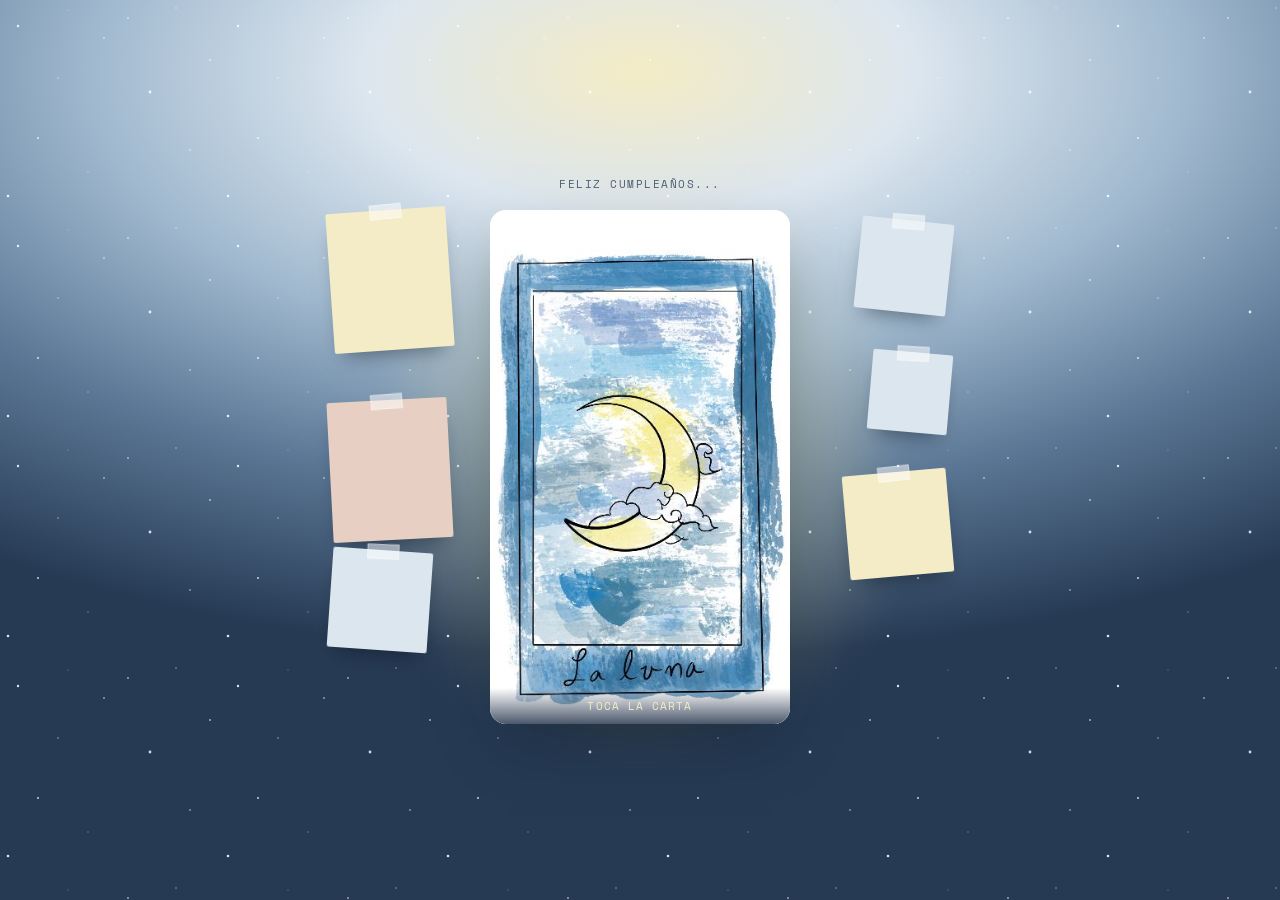
<file: index.html>
<!doctype html>
<html lang="es">
<head>
<meta charset="UTF-8">
<meta name="viewport" content="width=device-width, initial-scale=1.0">
<title>Feliz cumpleaños</title>
<meta name="view-transition" content="same-origin">
<meta property="og:title" content="Feliz cumpleaños">
<meta property="og:description" content="Toca la carta para descubrir tu sorpresa">
<meta property="og:image" content="https://www.calyay.xyz/tluna.jpg">
<meta property="og:type" content="website">
<meta name="twitter:card" content="summary">
<link rel="preconnect" href="https://fonts.googleapis.com">
<link rel="preconnect" href="https://fonts.gstatic.com" crossorigin>
<link href="https://fonts.googleapis.com/css2?family=Fraunces:opsz,wght@9..144,400;9..144,500;9..144,600;9..144,700&family=Work+Sans:wght@400;500;600&family=Space+Mono:wght@400;700&display=swap" rel="stylesheet">
<link rel="stylesheet" href="style.css">
<link rel="prefetch" href="itinerario.html">
</head>
<body>
<div class="gate">
  <div class="gate-wrap">
    <p class="gate-eyebrow">Feliz cumpleaños...</p>

    <div class="card-cluster">
      <div class="flip-scene">
        <div class="flip-card" id="flip-card" role="button" tabindex="0" aria-pressed="false" aria-label="Toca la carta para continuar">
          <div class="flip-face front">
            <img src="tluna.jpg" alt="Carta de tarot: La Luna">
            <span class="flip-hint">Toca la carta</span>
          </div>
          <div class="flip-face back">
            <div class="back-content" id="back-content">
              <h1>Nombre</h1>
              <form class="gate-form" id="gate-form">
                <label for="gate-input" class="sr-only">Tu nombre</label>
                <input type="text" id="gate-input" class="gate-text-input" placeholder="Escribe tu &quot;nombre&quot; :)" autocomplete="off" autocapitalize="off" spellcheck="false">
                <button type="submit">Entrar</button>
              </form>
              <p class="gate-error" id="gate-error" hidden>Ese no es tu nombre &gt;:(</p>
            </div>
          </div>
        </div>
      </div>

      <div class="postits">
        <div class="postit">
          <div class="postit-card" role="button" tabindex="0" aria-pressed="false" aria-label="Voltear post-it">
            <div class="postit-face postit-front"></div>
            <div class="postit-face postit-back">En la mitologia griega Hades, el dios que se considera ser el más malvado en realidad era un dios justo que rara vez intervenía en el mundo de los humanos.</div>
          </div>
        </div>
        <div class="postit">
          <div class="postit-card" role="button" tabindex="0" aria-pressed="false" aria-label="Voltear post-it">
            <div class="postit-face postit-front"></div>
            <div class="postit-face postit-back">Troya fue destruida por orgullo, más que por belleza.</div>
          </div>
        </div>
        <div class="postit">
          <div class="postit-card" role="button" tabindex="0" aria-pressed="false" aria-label="Voltear post-it">
            <div class="postit-face postit-front"></div>
            <div class="postit-face postit-back">Tengo una cosa muy segura, y es que cuando sepas que es esto lo primero que me vas a decir es &ldquo;estas loca.&rdquo; Punto final y todo.</div>
          </div>
        </div>
        <div class="postit">
          <div class="postit-card" role="button" tabindex="0" aria-pressed="false" aria-label="Voltear post-it">
            <div class="postit-face postit-front"></div>
            <div class="postit-face postit-back">Las nubes son muy bonitas.</div>
          </div>
        </div>
        <div class="postit">
          <div class="postit-card" role="button" tabindex="0" aria-pressed="false" aria-label="Voltear post-it">
            <div class="postit-face postit-front"></div>
            <div class="postit-face postit-back">Los post-it son la marca, el objeto es una nota adhesiva.</div>
          </div>
        </div>
        <div class="postit">
          <div class="postit-card" role="button" tabindex="0" aria-pressed="false" aria-label="Voltear post-it">
            <div class="postit-face postit-front"></div>
            <div class="postit-face postit-back">No te rías de mi página, esta bien padre.</div>
          </div>
        </div>
      </div>
    </div>
  </div>
</div>

<div class="confirm-gate" id="confirm-gate">
  <div class="red-flash" id="red-flash" aria-hidden="true"></div>
  <div class="confirm-card" id="confirm-card">
    <h1>¿Seguro?</h1>
    <form class="gate-form" id="confirm-form">
      <label for="confirm-input" class="sr-only">Tu respuesta</label>
      <input type="text" id="confirm-input" class="gate-text-input" placeholder="Sí o no" autocomplete="off" autocapitalize="off" spellcheck="false">
      <button type="submit">Confirmar</button>
    </form>
  </div>
  <p class="confirm-toast" id="confirm-toast" hidden>&iexcl;Qu&eacute; te pasaa, tienes que estar seguro!</p>
</div>

<script>
  var flipCard = document.getElementById('flip-card');
  var form = document.getElementById('gate-form');
  var input = document.getElementById('gate-input');
  var backContent = document.getElementById('back-content');
  var error = document.getElementById('gate-error');

  function toggleFlip() {
    var isFlipped = flipCard.classList.toggle('flipped');
    flipCard.setAttribute('aria-pressed', isFlipped ? 'true' : 'false');
    if (isFlipped) {
      window.setTimeout(function () { input.focus(); }, 450);
    } else {
      error.hidden = true;
      flipCard.focus();
    }
  }

  flipCard.addEventListener('click', function (e) {
    if (e.target.closest('.gate-form')) return;
    toggleFlip();
  });
  flipCard.addEventListener('keydown', function (e) {
    if (e.target !== flipCard) return;
    if (e.key === 'Enter' || e.key === ' ') {
      e.preventDefault();
      toggleFlip();
    }
  });

  form.addEventListener('submit', function (e) {
    e.preventDefault();
    e.stopPropagation();
    if (input.value.trim().toLowerCase() === 'fersito') {
      var confirmGate = document.getElementById('confirm-gate');
      confirmGate.classList.add('visible');
      window.setTimeout(function () {
        document.getElementById('confirm-input').focus();
      }, 50);
    } else {
      error.hidden = false;
      backContent.classList.remove('shake');
      void backContent.offsetWidth;
      backContent.classList.add('shake');
      input.select();
    }
  });

  var confirmForm = document.getElementById('confirm-form');
  var confirmInput = document.getElementById('confirm-input');
  var confirmCard = document.getElementById('confirm-card');
  var redFlash = document.getElementById('red-flash');
  var confirmToast = document.getElementById('confirm-toast');
  var YES_WORDS = ['si', 'sí', 'yes', 'claro', 'obvio', 'obviamente', 'seguro', 'simon', 'sip', 'yep', 'ok', 'okay'];

  function normalize(str) {
    return str.trim().toLowerCase().normalize('NFD').replace(/[̀-ͯ]/g, '');
  }

  confirmForm.addEventListener('submit', function (e) {
    e.preventDefault();
    if (YES_WORDS.indexOf(normalize(confirmInput.value)) !== -1) {
      window.location.href = 'itinerario.html';
      return;
    }

    redFlash.classList.remove('flash');
    void redFlash.offsetWidth;
    redFlash.classList.add('flash');

    confirmCard.classList.remove('shake');
    void confirmCard.offsetWidth;
    confirmCard.classList.add('shake');

    confirmToast.hidden = false;
    confirmToast.classList.remove('show');
    void confirmToast.offsetWidth;
    confirmToast.classList.add('show');
    window.setTimeout(function () { confirmToast.hidden = true; }, 1400);

    confirmInput.value = '';
    confirmInput.focus();
  });

  document.querySelectorAll('.postit-card').forEach(function (postit) {
    function toggle() {
      var isFlipped = postit.classList.toggle('flipped');
      postit.setAttribute('aria-pressed', isFlipped ? 'true' : 'false');
    }
    postit.addEventListener('click', toggle);
    postit.addEventListener('keydown', function (e) {
      if (e.key === 'Enter' || e.key === ' ') {
        e.preventDefault();
        toggle();
      }
    });
  });
</script>
</body>
</html>
</file>
<file: style.css>
:root{
  --bg:#F2F5F4;
  --surface:#FFFFFF;
  --surface-2:#EAF0EE;
  --text:#1C2B30;
  --text-soft:#5E6E70;
  --border:#DEE5E3;
  --teal:#127D77;
  --teal-strong:#0B4F55;
  --coral:#F0563C;
  --sun:#F2A63D;
  --good:#2E7D5B;
  --good-bg:#E4F3EA;
  --shadow: 0 18px 40px -24px rgba(20,40,45,0.35);
}

@media (prefers-color-scheme: dark){
  :root:not([data-theme="light"]){
    --bg:#0A2027;
    --surface:#102B32;
    --surface-2:#0D262D;
    --text:#F1E9D8;
    --text-soft:#9FB4B6;
    --border:#1E3E44;
    --teal:#4FD1C4;
    --teal-strong:#8FE3D8;
    --coral:#FF8163;
    --sun:#F5BE6B;
    --good:#7ED0A3;
    --good-bg:#123227;
    --shadow: 0 18px 44px -22px rgba(0,0,0,0.6);
  }
}
:root[data-theme="dark"]{
  --bg:#0A2027;
  --surface:#102B32;
  --surface-2:#0D262D;
  --text:#F1E9D8;
  --text-soft:#9FB4B6;
  --border:#1E3E44;
  --teal:#4FD1C4;
  --teal-strong:#8FE3D8;
  --coral:#FF8163;
  --sun:#F5BE6B;
  --good:#7ED0A3;
  --good-bg:#123227;
  --shadow: 0 18px 44px -22px rgba(0,0,0,0.6);
}

*{box-sizing:border-box;}
body{
  margin:0;
  background-color:var(--bg);
  color:var(--text);
  font-family:"Work Sans", ui-sans-serif, system-ui, sans-serif;
  -webkit-font-smoothing:antialiased;
}
h1,h2,h3{
  font-family:"Fraunces", Georgia, serif;
  text-wrap:balance;
  margin:0;
}
.mono{
  font-family:"Space Mono", ui-monospace, SFMono-Regular, monospace;
  font-variant-numeric:tabular-nums;
}
.sr-only{
  position:absolute;
  width:1px; height:1px;
  padding:0; margin:-1px;
  overflow:hidden;
  clip:rect(0,0,0,0);
  white-space:nowrap;
  border:0;
}

.page{
  max-width:640px;
  margin:0 auto;
  padding-inline:20px;
  padding-block:28px 44px;
}

/* ---------- GATE ---------- */
:root{
  --stars-bg: url("data:image/svg+xml,%3Csvg xmlns='http://www.w3.org/2000/svg' width='220' height='220'%3E%3Ccircle cx='18' cy='26' r='1.2' fill='white' fill-opacity='0.85'/%3E%3Ccircle cx='58' cy='78' r='0.8' fill='white' fill-opacity='0.55'/%3E%3Ccircle cx='104' cy='38' r='1' fill='white' fill-opacity='0.5'/%3E%3Ccircle cx='150' cy='92' r='1.4' fill='white' fill-opacity='0.8'/%3E%3Ccircle cx='190' cy='150' r='0.9' fill='white' fill-opacity='0.5'/%3E%3Ccircle cx='38' cy='138' r='1.1' fill='white' fill-opacity='0.7'/%3E%3Ccircle cx='88' cy='172' r='0.7' fill='white' fill-opacity='0.4'/%3E%3Ccircle cx='128' cy='18' r='0.9' fill='white' fill-opacity='0.6'/%3E%3Ccircle cx='8' cy='196' r='1.3' fill='white' fill-opacity='0.85'/%3E%3Ccircle cx='176' cy='8' r='0.8' fill='white' fill-opacity='0.5'/%3E%3Ccircle cx='210' cy='60' r='1' fill='white' fill-opacity='0.6'/%3E%3Ccircle cx='68' cy='10' r='0.6' fill='white' fill-opacity='0.4'/%3E%3C/svg%3E");
}
.gate{
  min-height:100vh;
  display:flex;
  align-items:center;
  justify-content:center;
  padding:24px;
  overflow-x:hidden;
  background-image:
    var(--stars-bg),
    radial-gradient(90% 65% at 50% 8%, #F4ECC6 0%, #DCE6EF 24%, #9FB8CE 48%, #5C7896 72%, #263A54 100%);
  background-repeat:repeat, no-repeat;
  background-size:220px 220px, cover;
}
.gate-wrap{
  width:100%;
  max-width:640px;
  display:flex;
  flex-direction:column;
  align-items:center;
  gap:18px;
}
.gate-eyebrow{
  margin:0;
  font-family:"Space Mono", monospace;
  font-size:0.68rem;
  letter-spacing:0.14em;
  text-transform:uppercase;
  color:#33465F;
  opacity:0.85;
}

/* ---------- CARD CLUSTER + POST-ITS ---------- */
.card-cluster{
  position:relative;
  width:100%;
  max-width:300px;
  margin-inline:auto;
}
.postits{
  display:flex;
  flex-wrap:wrap;
  justify-content:center;
  gap:14px;
  margin-top:26px;
}
.postit{
  perspective:900px;
  z-index:3;
  flex:none;
}
.postit-card{
  position:relative;
  width:100%;
  height:100%;
  cursor:pointer;
  transform-style:preserve-3d;
  transition:transform 0.6s cubic-bezier(0.4, 0.2, 0.2, 1);
}
.postit-card.flipped{ transform:rotateY(180deg); }
.postit-card:focus-visible{
  outline:2px solid #F0E5A8;
  outline-offset:3px;
}
.postit-face{
  position:absolute;
  inset:0;
  backface-visibility:hidden;
  border-radius:2px;
  padding:12px 10px;
  display:flex;
  align-items:center;
  justify-content:center;
  text-align:center;
  color:#2A3245;
  box-shadow:0 12px 20px -10px rgba(10,15,25,0.5);
}
.postit-face::before{
  content:"";
  position:absolute;
  top:-6px;
  left:50%;
  width:30px;
  height:13px;
  transform:translateX(-50%) rotate(-2deg);
  background:rgba(255,255,255,0.5);
  border:1px solid rgba(255,255,255,0.35);
}
.postit-front{
  background:#F4ECC6;
}
.postit-back{
  transform:rotateY(180deg);
  background:#F4ECC6;
  font-family:"Work Sans", sans-serif;
  font-size:0.64rem;
  line-height:1.32;
}
.postit:nth-of-type(2) .postit-front,
.postit:nth-of-type(2) .postit-back,
.postit:nth-of-type(4) .postit-front,
.postit:nth-of-type(4) .postit-back{
  background:#DCE6EF;
}
.postit:nth-of-type(3) .postit-front,
.postit:nth-of-type(3) .postit-back{
  background:#E7CFC3;
}
.postit:nth-of-type(6) .postit-front,
.postit:nth-of-type(6) .postit-back{
  background:#DCE6EF;
}

/* sizes tuned per note length; stacked in a row below the card on narrow screens */
.postit:nth-of-type(1){ width:120px; height:140px; transform:rotate(-4deg); }
.postit:nth-of-type(2){ width:92px; height:92px; transform:rotate(6deg); }
.postit:nth-of-type(3){ width:120px; height:140px; transform:rotate(-3deg); }
.postit:nth-of-type(4){ width:80px; height:80px; transform:rotate(5deg); }
.postit:nth-of-type(5){ width:104px; height:104px; transform:rotate(-5deg); }
.postit:nth-of-type(6){ width:100px; height:100px; transform:rotate(4deg); }

@media (min-width:820px){
  .card-cluster{ max-width:660px; }
  .postits{ display:contents; }
  .postit{ position:absolute; }
  .postit:nth-of-type(1){ top:0; left:10px; }
  .postit:nth-of-type(3){ top:190px; left:10px; }
  .postit:nth-of-type(6){ top:340px; left:10px; }
  .postit:nth-of-type(2){ top:10px; right:10px; }
  .postit:nth-of-type(4){ top:142px; right:10px; }
  .postit:nth-of-type(5){ top:262px; right:10px; }
}

/* ---------- FLIP CARD ---------- */
.flip-scene{
  position:relative;
  width:100%;
  max-width:300px;
  margin-inline:auto;
  perspective:1400px;
  animation:float 6s ease-in-out infinite;
}
.flip-scene::before{
  content:"";
  position:absolute;
  inset:-18% -30%;
  background:radial-gradient(circle, rgba(240,229,168,0.55) 0%, rgba(240,229,168,0) 68%);
  filter:blur(18px);
  z-index:-1;
  pointer-events:none;
}
@keyframes float{
  0%, 100%{ transform:translateY(0); }
  50%{ transform:translateY(-10px); }
}
.flip-card{
  position:relative;
  width:100%;
  aspect-ratio:364/624;
  cursor:pointer;
  transform-style:preserve-3d;
  transition:transform 0.8s cubic-bezier(0.4, 0.2, 0.2, 1);
}
.flip-card.flipped{
  transform:rotateY(180deg);
  cursor:default;
}
.flip-card:focus-visible{
  outline:3px solid var(--sun);
  outline-offset:6px;
}
.flip-face{
  position:absolute;
  inset:0;
  backface-visibility:hidden;
  border-radius:16px;
  box-shadow:0 24px 60px -20px rgba(10,20,25,0.5);
  overflow:hidden;
}
.flip-face.front{
  background:var(--surface);
}
.flip-face.front img{
  width:100%;
  height:100%;
  object-fit:cover;
  display:block;
}
.flip-hint{
  position:absolute;
  left:0; right:0; bottom:0;
  padding:10px 8px calc(10px + env(safe-area-inset-bottom, 0px));
  text-align:center;
  font-family:"Space Mono", monospace;
  font-size:0.68rem;
  letter-spacing:0.1em;
  text-transform:uppercase;
  color:#F4ECC6;
  background:linear-gradient(to top, rgba(30,45,70,0.8), transparent);
}
.flip-face.back{
  transform:rotateY(180deg);
  background-image:
    var(--stars-bg),
    radial-gradient(120% 80% at 50% -8%, rgba(240,229,168,0.32) 0%, rgba(240,229,168,0) 48%),
    linear-gradient(165deg, #30435F 0%, #16233A 100%);
  background-repeat:repeat, no-repeat, no-repeat;
  background-size:170px 170px, auto, auto;
  box-shadow:inset 0 0 44px rgba(0,0,0,0.35);
  display:flex;
  flex-direction:column;
  justify-content:center;
  align-items:stretch;
  padding:28px 24px;
  text-align:center;
}
.flip-face.back h1{
  font-size:1.5rem;
  font-weight:600;
  color:#F4ECC6;
}
.gate-form{
  margin-top:20px;
  display:flex;
  flex-direction:column;
  gap:12px;
}
.gate-text-input{
  font:inherit;
  font-size:1rem;
  padding:12px 14px;
  border-radius:10px;
  border:1px solid rgba(244,236,198,0.35);
  background:rgba(255,255,255,0.08);
  color:#F4ECC6;
  text-align:center;
}
.gate-text-input::placeholder{
  color:rgba(244,236,198,0.55);
}
.gate-text-input:focus-visible{
  outline:2px solid #F0E5A8;
  outline-offset:2px;
}
.gate-form button{
  font:inherit;
  font-weight:600;
  font-size:0.95rem;
  padding:12px 14px;
  border-radius:10px;
  border:none;
  background:linear-gradient(180deg, #F4ECC6 0%, #E8D98A 100%);
  color:#1F2E45;
  cursor:pointer;
}
.gate-form button:hover{ background:linear-gradient(180deg, #FBF6DE 0%, #F0E5A8 100%); }
.gate-form button:focus-visible{
  outline:2px solid #F4ECC6;
  outline-offset:2px;
}
.gate-error{
  margin:14px 0 0;
  font-size:0.85rem;
  color:#FF9E80;
}
.back-content.shake,
.confirm-card.shake{ animation:shake 0.4s; }
@keyframes shake{
  0%, 100%{ transform:translateX(0); }
  20%, 60%{ transform:translateX(-8px); }
  40%, 80%{ transform:translateX(8px); }
}

/* ---------- CONFIRM GATE ---------- */
.confirm-gate{
  display:none;
  position:fixed;
  inset:0;
  z-index:60;
  align-items:center;
  justify-content:center;
  padding:24px;
  overflow:hidden;
  background-image:
    var(--stars-bg),
    radial-gradient(90% 65% at 50% 8%, #F4ECC6 0%, #DCE6EF 24%, #9FB8CE 48%, #5C7896 72%, #263A54 100%);
  background-repeat:repeat, no-repeat;
  background-size:220px 220px, cover;
}
.confirm-gate.visible{ display:flex; }
.confirm-card{
  position:relative;
  z-index:2;
  width:100%;
  max-width:320px;
  padding:32px 26px;
  border-radius:18px;
  text-align:center;
  background-image:
    var(--stars-bg),
    radial-gradient(120% 80% at 50% -8%, rgba(240,229,168,0.32) 0%, rgba(240,229,168,0) 48%),
    linear-gradient(165deg, #30435F 0%, #16233A 100%);
  background-repeat:repeat, no-repeat, no-repeat;
  background-size:170px 170px, auto, auto;
  box-shadow:0 24px 60px -20px rgba(10,20,25,0.5), inset 0 0 44px rgba(0,0,0,0.35);
}
.confirm-card h1{
  font-size:1.8rem;
  font-weight:600;
  color:#F4ECC6;
}
.red-flash{
  position:absolute;
  inset:0;
  background:#B91C1C;
  opacity:0;
  pointer-events:none;
  z-index:1;
}
.red-flash.flash{ animation:redFlash 0.7s ease; }
@keyframes redFlash{
  0%{ opacity:0; }
  20%{ opacity:0.85; }
  100%{ opacity:0; }
}
.confirm-toast{
  position:absolute;
  top:22%;
  left:50%;
  margin:0;
  max-width:280px;
  padding:14px 20px;
  border-radius:12px;
  background:#FFFFFF;
  color:#8C1F1F;
  font-weight:700;
  font-size:0.95rem;
  text-align:center;
  box-shadow:0 20px 40px -10px rgba(0,0,0,0.45);
  z-index:10;
  opacity:0;
}
.confirm-toast.show{ animation:toastPop 1.4s ease forwards; }
@keyframes toastPop{
  0%{ opacity:0; transform:translate(-50%,-40px) scale(0.8) rotate(-4deg); }
  15%{ opacity:1; transform:translate(-50%,0) scale(1.05) rotate(2deg); }
  25%{ opacity:1; transform:translate(-50%,0) scale(1) rotate(-1deg); }
  85%{ opacity:1; transform:translate(-50%,0) scale(1) rotate(0deg); }
  100%{ opacity:0; transform:translate(-50%,-10px) scale(0.95); }
}

@media (prefers-reduced-motion: reduce){
  .back-content.shake,
  .confirm-card.shake{ animation:none; }
  .flip-card{ transition:none; }
  .flip-scene{ animation:none; }
  .postit-card{ transition:none; }
  .red-flash.flash{ animation:none; }
  .confirm-toast.show{ animation:none; opacity:1; }
}

/* ---------- HERO ---------- */
.hero-card{
  background:var(--surface);
  border:1px solid var(--border);
  border-radius:16px;
  padding:22px 24px;
  box-shadow:var(--shadow);
}
.hero-top{
  display:flex;
  align-items:baseline;
  justify-content:space-between;
  gap:12px;
  flex-wrap:wrap;
}
.hero-eyebrow{
  font-family:"Space Mono", monospace;
  font-size:0.66rem;
  letter-spacing:0.12em;
  text-transform:uppercase;
  color:var(--text-soft);
}
.hero-countdown{
  font-family:"Space Mono", monospace;
  font-size:0.7rem;
  letter-spacing:0.03em;
  color:var(--teal-strong);
  white-space:nowrap;
}
.hero-countdown strong{
  font-family:"Fraunces", serif;
  font-weight:700;
  font-size:1rem;
  margin-right:4px;
}
.hero-title{
  margin-top:8px;
  font-size:clamp(1.9rem, 7vw, 2.6rem);
  font-weight:600;
  color:var(--text);
}
.hero-route{
  display:flex;
  align-items:center;
  gap:8px;
  margin-top:12px;
}
.hero-code{
  font-family:"Space Mono", monospace;
  font-weight:700;
  font-size:0.95rem;
  letter-spacing:0.04em;
  color:var(--text);
}
.hero-arrow{ color:var(--coral); flex:none; }
.hero-meta{
  margin-top:8px;
  font-size:0.86rem;
  color:var(--text-soft);
}

/* ---------- SECTION NAV ---------- */
.section-nav{
  display:flex;
  gap:20px;
  margin-top:20px;
  padding-bottom:14px;
  border-bottom:1px solid var(--border);
  font-family:"Space Mono", monospace;
  font-size:0.7rem;
  letter-spacing:0.08em;
  text-transform:uppercase;
}
.section-nav a{
  color:var(--text-soft);
  text-decoration:none;
  padding-bottom:3px;
  border-bottom:2px solid transparent;
}
.section-nav a:hover,
.section-nav a:focus-visible{
  color:var(--teal-strong);
  border-bottom-color:var(--coral);
  outline:none;
}

/* ---------- AMENITIES ---------- */
.amenities{
  display:flex;
  flex-wrap:wrap;
  gap:10px 18px;
  margin-top:14px;
}
.amenity{
  display:flex;
  align-items:center;
  gap:6px;
  font-size:0.78rem;
  color:var(--text-soft);
}
.amenity svg{ color:var(--teal); flex:none; }

/* ---------- SECTIONS ---------- */
.section{
  padding-block:26px 4px;
}
.section-head{
  display:flex;
  align-items:center;
  gap:10px;
  margin-bottom:14px;
}
.section-head svg{ color:var(--teal); flex:none; }
.section-head h2{
  font-size:1.3rem;
  font-weight:600;
  color:var(--text);
}

/* ---------- TICKETS ---------- */
.tickets{
  display:flex;
  flex-direction:column;
  gap:12px;
}
.ticket{
  display:block;
  background:var(--surface);
  border:1px solid var(--border);
  border-radius:14px;
  box-shadow:var(--shadow);
  padding:18px 20px;
}
.ticket-label{
  display:block;
  font-size:0.66rem;
  letter-spacing:0.1em;
  text-transform:uppercase;
  color:var(--text-soft);
}
.ticket-route{
  display:grid;
  grid-template-columns:1fr auto 1fr;
  align-items:start;
  gap:8px;
  margin-top:14px;
}
.ticket-endpoint{
  display:flex;
  flex-direction:column;
}
.ticket-endpoint.dest{
  align-items:flex-end;
  text-align:right;
}
.ticket-time{
  font-family:"Work Sans", sans-serif;
  font-weight:600;
  font-size:1.4rem;
  color:var(--text);
  font-variant-numeric:tabular-nums;
  line-height:1.1;
}
.ticket-code{
  font-family:"Space Mono", monospace;
  font-size:0.78rem;
  letter-spacing:0.06em;
  color:var(--teal-strong);
  margin-top:3px;
}
.ticket-city{
  font-family:"Fraunces", serif;
  font-style:italic;
  font-size:0.76rem;
  color:var(--text-soft);
  margin-top:2px;
}
.ticket-path-col{
  display:flex;
  flex-direction:column;
  align-items:center;
  padding-top:10px;
  min-width:64px;
}
.ticket-path-col svg{
  width:100%;
  height:14px;
  color:var(--coral);
}
.ticket-duration{
  margin-top:4px;
  font-family:"Space Mono", monospace;
  font-size:0.62rem;
  color:var(--text-soft);
  white-space:nowrap;
}
.ticket-footer{
  display:flex;
  justify-content:space-between;
  gap:10px;
  margin-top:14px;
  padding-top:12px;
  border-top:1px dashed var(--border);
  font-size:0.72rem;
  color:var(--text-soft);
}
.ticket-confirmation{
  font-family:"Space Mono", monospace;
  letter-spacing:0.01em;
}

/* ---------- HOTEL ---------- */
.hotel-card{
  background:var(--surface);
  border:1px solid var(--border);
  border-radius:14px;
  box-shadow:var(--shadow);
  padding:22px;
}
.hotel-card + .hotel-card{
  margin-top:18px;
}
.badge{
  display:inline-block;
  background:var(--good-bg);
  color:var(--good);
  font-size:0.7rem;
  font-weight:600;
  letter-spacing:0.04em;
  padding:4px 10px;
  border-radius:999px;
}
.hotel-card h3{
  font-size:1.3rem;
  font-weight:600;
  margin-top:10px;
}
.hotel-sub{
  margin:4px 0 0;
  color:var(--text-soft);
  font-size:0.9rem;
}
.hotel-grid{
  display:grid;
  grid-template-columns:repeat(2, 1fr);
  gap:14px 20px;
  margin-top:20px;
  padding-top:18px;
  border-top:1px solid var(--border);
}
.g-label{
  display:block;
  font-size:0.66rem;
  letter-spacing:0.08em;
  text-transform:uppercase;
  color:var(--text-soft);
}
.g-value{
  display:block;
  margin-top:3px;
  font-size:0.94rem;
}
.hotel-codes{
  display:flex;
  flex-wrap:wrap;
  gap:20px;
  margin-top:18px;
  padding-top:16px;
  border-top:1px solid var(--border);
}
.code-mono{
  display:block;
  margin-top:3px;
  font-family:"Space Mono", monospace;
  font-size:0.88rem;
  color:var(--teal-strong);
}

footer{
  margin-top:20px;
  padding-top:20px;
  border-top:1px solid var(--border);
  color:var(--text-soft);
  font-size:0.85rem;
  text-align:center;
}

/* ---------- PROOFS + LIGHTBOX ---------- */
.proofs{
  display:flex;
  flex-wrap:wrap;
  justify-content:center;
  gap:22px 26px;
  padding-block:10px 6px;
}
.proof{
  width:140px;
  flex:none;
  background:#FFFFFF;
  padding:10px 10px 30px;
  border:none;
  border-radius:2px;
  box-shadow:0 14px 26px -14px rgba(20,30,40,0.4), 0 2px 6px rgba(20,30,40,0.18);
  cursor:pointer;
  font:inherit;
  color:inherit;
  text-align:center;
  transition:transform 0.2s ease, box-shadow 0.2s ease;
}
.proof:nth-child(1){ transform:rotate(-4deg); }
.proof:nth-child(2){ transform:rotate(3deg); }
.proof:nth-child(3){ transform:rotate(-2deg); }
.proof:nth-child(4){ transform:rotate(2deg); }
.proof:hover,
.proof:focus-visible{
  transform:rotate(0deg) scale(1.04);
  box-shadow:0 18px 34px -16px rgba(20,30,40,0.48), 0 4px 10px rgba(20,30,40,0.2);
  z-index:1;
  outline:none;
}
.proof img{
  width:100%;
  aspect-ratio:3/4;
  object-fit:cover;
  object-position:top;
  display:block;
  background:#e5e5e5;
}
.proof-label{
  display:block;
  margin-top:10px;
  font-family:"Fraunces", serif;
  font-style:italic;
  font-size:0.82rem;
  color:#333;
}
.lightbox{
  position:fixed;
  inset:0;
  z-index:200;
  background:rgba(10,15,20,0.85);
  display:flex;
  align-items:center;
  justify-content:center;
  padding:24px;
}
.lightbox[hidden]{ display:none; }
.lightbox img{
  max-width:100%;
  max-height:100%;
  border-radius:10px;
  box-shadow:0 24px 60px rgba(0,0,0,0.5);
}
.lightbox-close{
  position:absolute;
  top:calc(16px + env(safe-area-inset-top, 0px));
  right:16px;
  width:40px;
  height:40px;
  border-radius:50%;
  border:none;
  background:rgba(255,255,255,0.15);
  color:#fff;
  font-size:1.5rem;
  line-height:1;
  cursor:pointer;
}
.lightbox-close:hover{ background:rgba(255,255,255,0.25); }

@media (max-width:420px){
  .ticket-footer{ flex-wrap:wrap; gap:4px 10px; }
  .hotel-grid{ grid-template-columns:1fr 1fr; }
}
</file>
